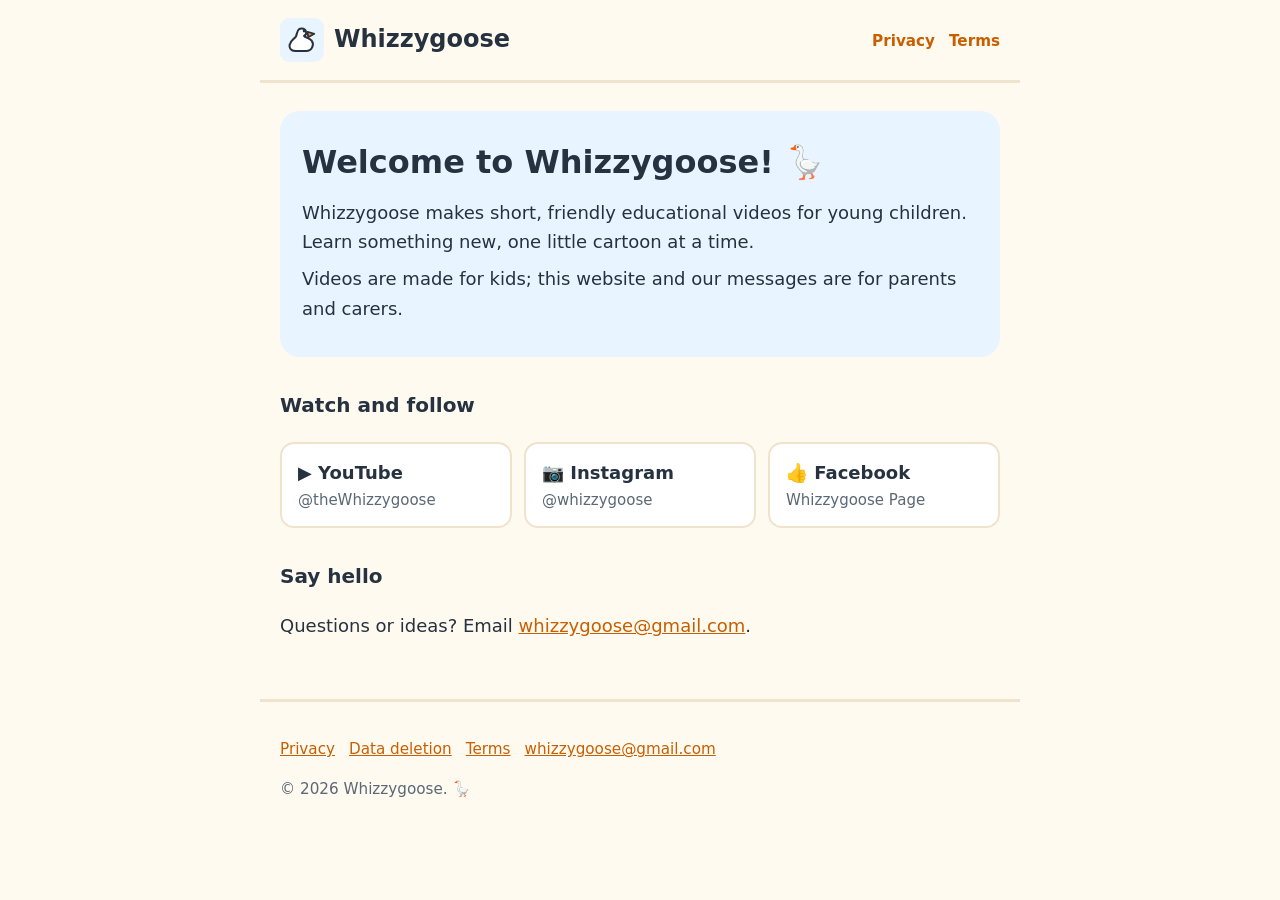
<file: index.html>
<!doctype html>
<html lang="en">
<head>
<meta charset="utf-8">
<meta name="viewport" content="width=device-width,initial-scale=1">
<title>Whizzygoose – fun learning videos for kids</title>
<meta name="description" content="Whizzygoose makes short, friendly educational cartoons for young children on YouTube, Instagram and Facebook.">
<link rel="icon" href="/favicon.svg" type="image/svg+xml">
<link rel="stylesheet" href="/style.css">
</head>
<body>
<header>
<a class="brand" href="/"><img src="/favicon.svg" width="44" height="44" alt=""><span>Whizzygoose</span></a>
<nav aria-label="Main"><a href="/privacy/">Privacy</a><a href="/terms/">Terms</a></nav>
</header>
<main>
<section class="hero">
<h1>Welcome to Whizzygoose! 🪿</h1>
<p>Whizzygoose makes short, friendly educational videos for young children. Learn something new, one little cartoon at a time.</p>
<p>Videos are made for kids; this website and our messages are for parents and carers.</p>
</section>
<h2>Watch and follow</h2>
<ul class="links">
<li><a href="https://www.youtube.com/@theWhizzygoose" rel="noopener">▶ YouTube<small>@theWhizzygoose</small></a></li>
<li><a href="https://www.instagram.com/whizzygoose" rel="noopener">📷 Instagram<small>@whizzygoose</small></a></li>
<li><a href="https://www.facebook.com/whizzygoose" rel="noopener">👍 Facebook<small>Whizzygoose Page</small></a></li>
</ul>
<h2>Say hello</h2>
<p>Questions or ideas? Email <a href="mailto:whizzygoose@gmail.com">whizzygoose@gmail.com</a>.</p>
</main>
<footer>
<p><a href="/privacy/">Privacy</a><a href="/data-deletion/">Data deletion</a><a href="/terms/">Terms</a><a href="mailto:whizzygoose@gmail.com">whizzygoose@gmail.com</a></p>
<p>&copy; 2026 Whizzygoose. 🪿</p>
</footer>
</body>
</html>
</file>
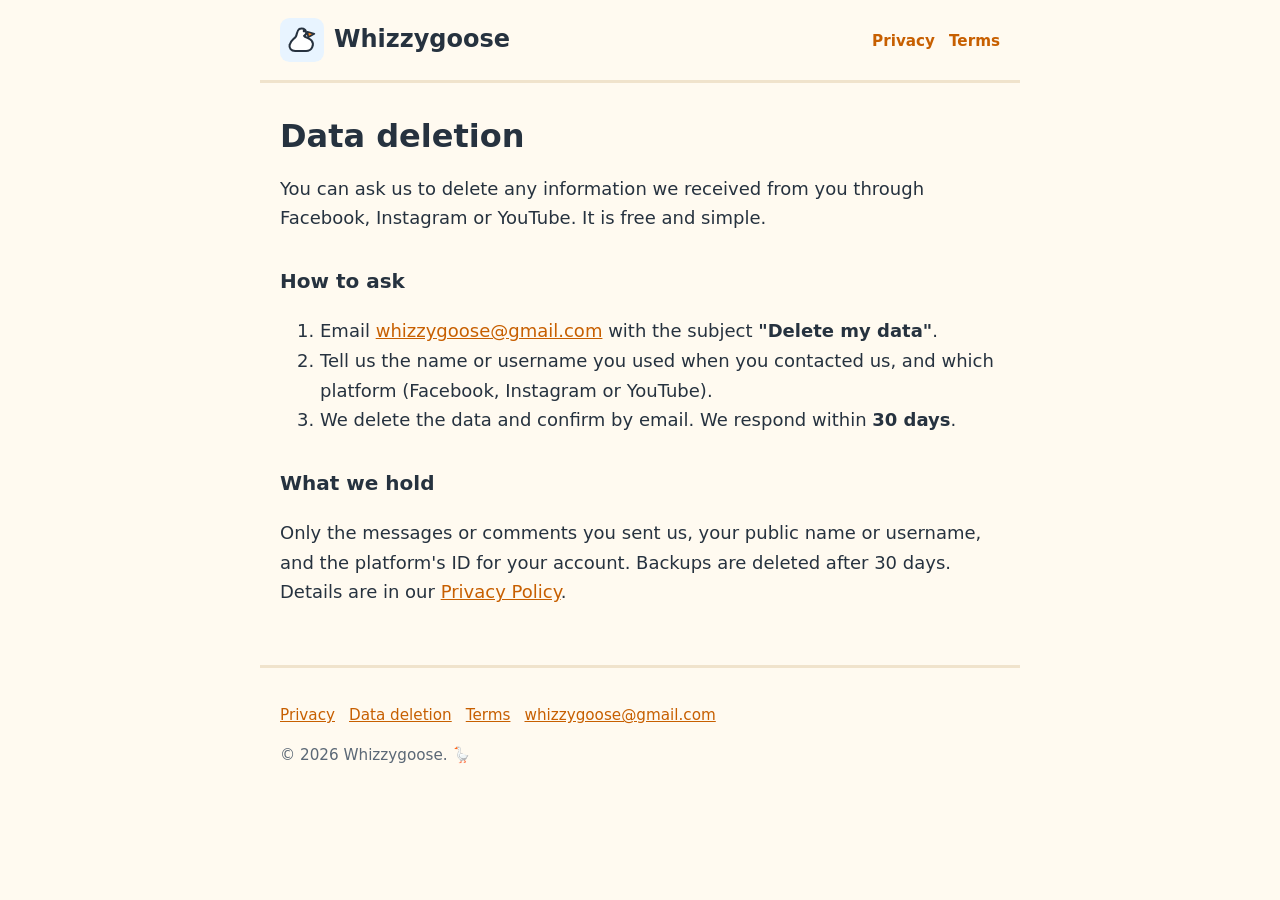
<file: data-deletion/index.html>
<!doctype html>
<html lang="en">
<head>
<meta charset="utf-8">
<meta name="viewport" content="width=device-width,initial-scale=1">
<title>Data Deletion – Whizzygoose</title>
<meta name="description" content="How to ask Whizzygoose to delete the data we received through Facebook, Instagram or YouTube.">
<link rel="icon" href="/favicon.svg" type="image/svg+xml">
<link rel="stylesheet" href="/style.css">
</head>
<body>
<header>
<a class="brand" href="/"><img src="/favicon.svg" width="44" height="44" alt=""><span>Whizzygoose</span></a>
<nav aria-label="Main"><a href="/privacy/">Privacy</a><a href="/terms/">Terms</a></nav>
</header>
<main>
<h1>Data deletion</h1>
<p>You can ask us to delete any information we received from you through Facebook, Instagram or YouTube. It is free and simple.</p>
<h2>How to ask</h2>
<ol>
<li>Email <a href="mailto:whizzygoose@gmail.com?subject=Delete%20my%20data">whizzygoose@gmail.com</a> with the subject <strong>"Delete my data"</strong>.</li>
<li>Tell us the name or username you used when you contacted us, and which platform (Facebook, Instagram or YouTube).</li>
<li>We delete the data and confirm by email. We respond within <strong>30 days</strong>.</li>
</ol>
<h2>What we hold</h2>
<p>Only the messages or comments you sent us, your public name or username, and the platform's ID for your account. Backups are deleted after 30 days. Details are in our <a href="/privacy/">Privacy Policy</a>.</p>
</main>
<footer>
<p><a href="/privacy/">Privacy</a><a href="/data-deletion/">Data deletion</a><a href="/terms/">Terms</a><a href="mailto:whizzygoose@gmail.com">whizzygoose@gmail.com</a></p>
<p>&copy; 2026 Whizzygoose. 🪿</p>
</footer>
</body>
</html>
</file>
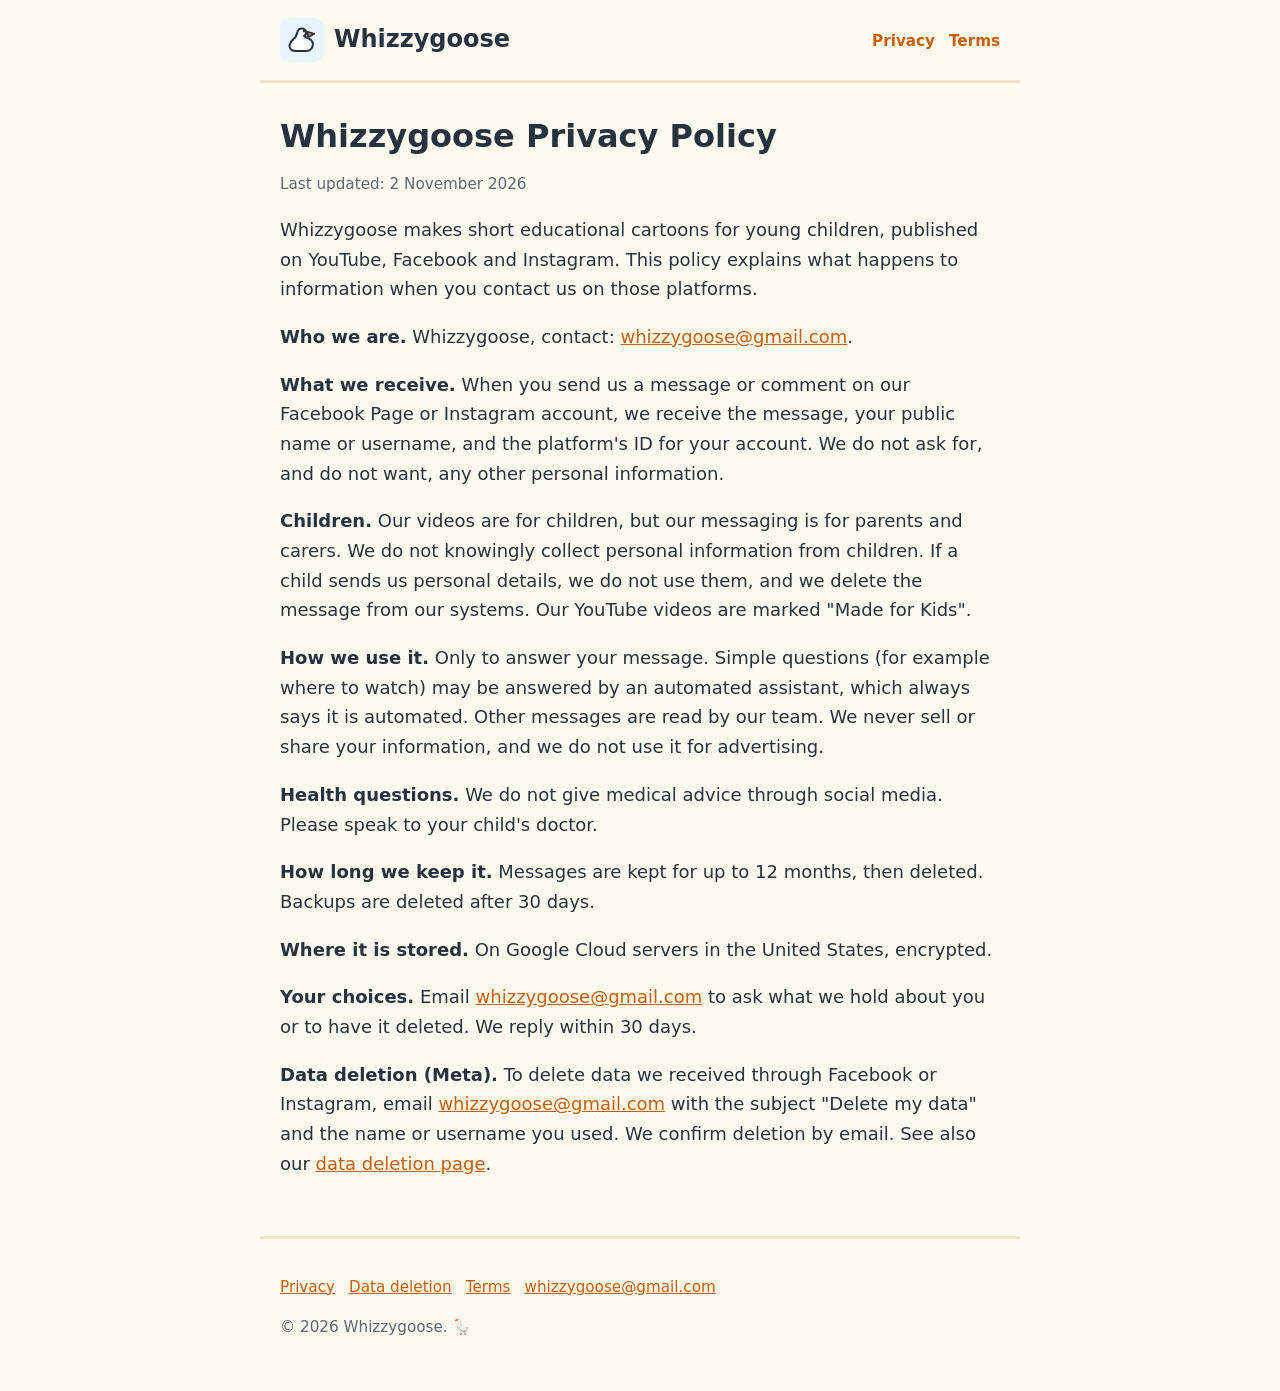
<file: privacy/index.html>
<!doctype html>
<html lang="en">
<head>
<meta charset="utf-8">
<meta name="viewport" content="width=device-width,initial-scale=1">
<title>Privacy Policy – Whizzygoose</title>
<meta name="description" content="How Whizzygoose handles information when you contact us on YouTube, Facebook and Instagram.">
<link rel="icon" href="/favicon.svg" type="image/svg+xml">
<link rel="stylesheet" href="/style.css">
</head>
<body>
<header>
<a class="brand" href="/"><img src="/favicon.svg" width="44" height="44" alt=""><span>Whizzygoose</span></a>
<nav aria-label="Main"><a href="/privacy/">Privacy</a><a href="/terms/">Terms</a></nav>
</header>
<main>
<h1>Whizzygoose Privacy Policy</h1>
<p class="updated">Last updated: 2 November 2026</p>
<p>Whizzygoose makes short educational cartoons for young children, published on YouTube, Facebook and Instagram. This policy explains what happens to information when you contact us on those platforms.</p>
<p><strong>Who we are.</strong> Whizzygoose, contact: <a href="mailto:whizzygoose@gmail.com">whizzygoose@gmail.com</a>.</p>
<p><strong>What we receive.</strong> When you send us a message or comment on our Facebook Page or Instagram account, we receive the message, your public name or username, and the platform's ID for your account. We do not ask for, and do not want, any other personal information.</p>
<p><strong>Children.</strong> Our videos are for children, but our messaging is for parents and carers. We do not knowingly collect personal information from children. If a child sends us personal details, we do not use them, and we delete the message from our systems. Our YouTube videos are marked "Made for Kids".</p>
<p><strong>How we use it.</strong> Only to answer your message. Simple questions (for example where to watch) may be answered by an automated assistant, which always says it is automated. Other messages are read by our team. We never sell or share your information, and we do not use it for advertising.</p>
<p><strong>Health questions.</strong> We do not give medical advice through social media. Please speak to your child's doctor.</p>
<p><strong>How long we keep it.</strong> Messages are kept for up to 12 months, then deleted. Backups are deleted after 30 days.</p>
<p><strong>Where it is stored.</strong> On Google Cloud servers in the United States, encrypted.</p>
<p><strong>Your choices.</strong> Email <a href="mailto:whizzygoose@gmail.com">whizzygoose@gmail.com</a> to ask what we hold about you or to have it deleted. We reply within 30 days.</p>
<p><strong>Data deletion (Meta).</strong> To delete data we received through Facebook or Instagram, email <a href="mailto:whizzygoose@gmail.com">whizzygoose@gmail.com</a> with the subject "Delete my data" and the name or username you used. We confirm deletion by email. See also our <a href="/data-deletion/">data deletion page</a>.</p>
</main>
<footer>
<p><a href="/privacy/">Privacy</a><a href="/data-deletion/">Data deletion</a><a href="/terms/">Terms</a><a href="mailto:whizzygoose@gmail.com">whizzygoose@gmail.com</a></p>
<p>&copy; 2026 Whizzygoose. 🪿</p>
</footer>
</body>
</html>
</file>
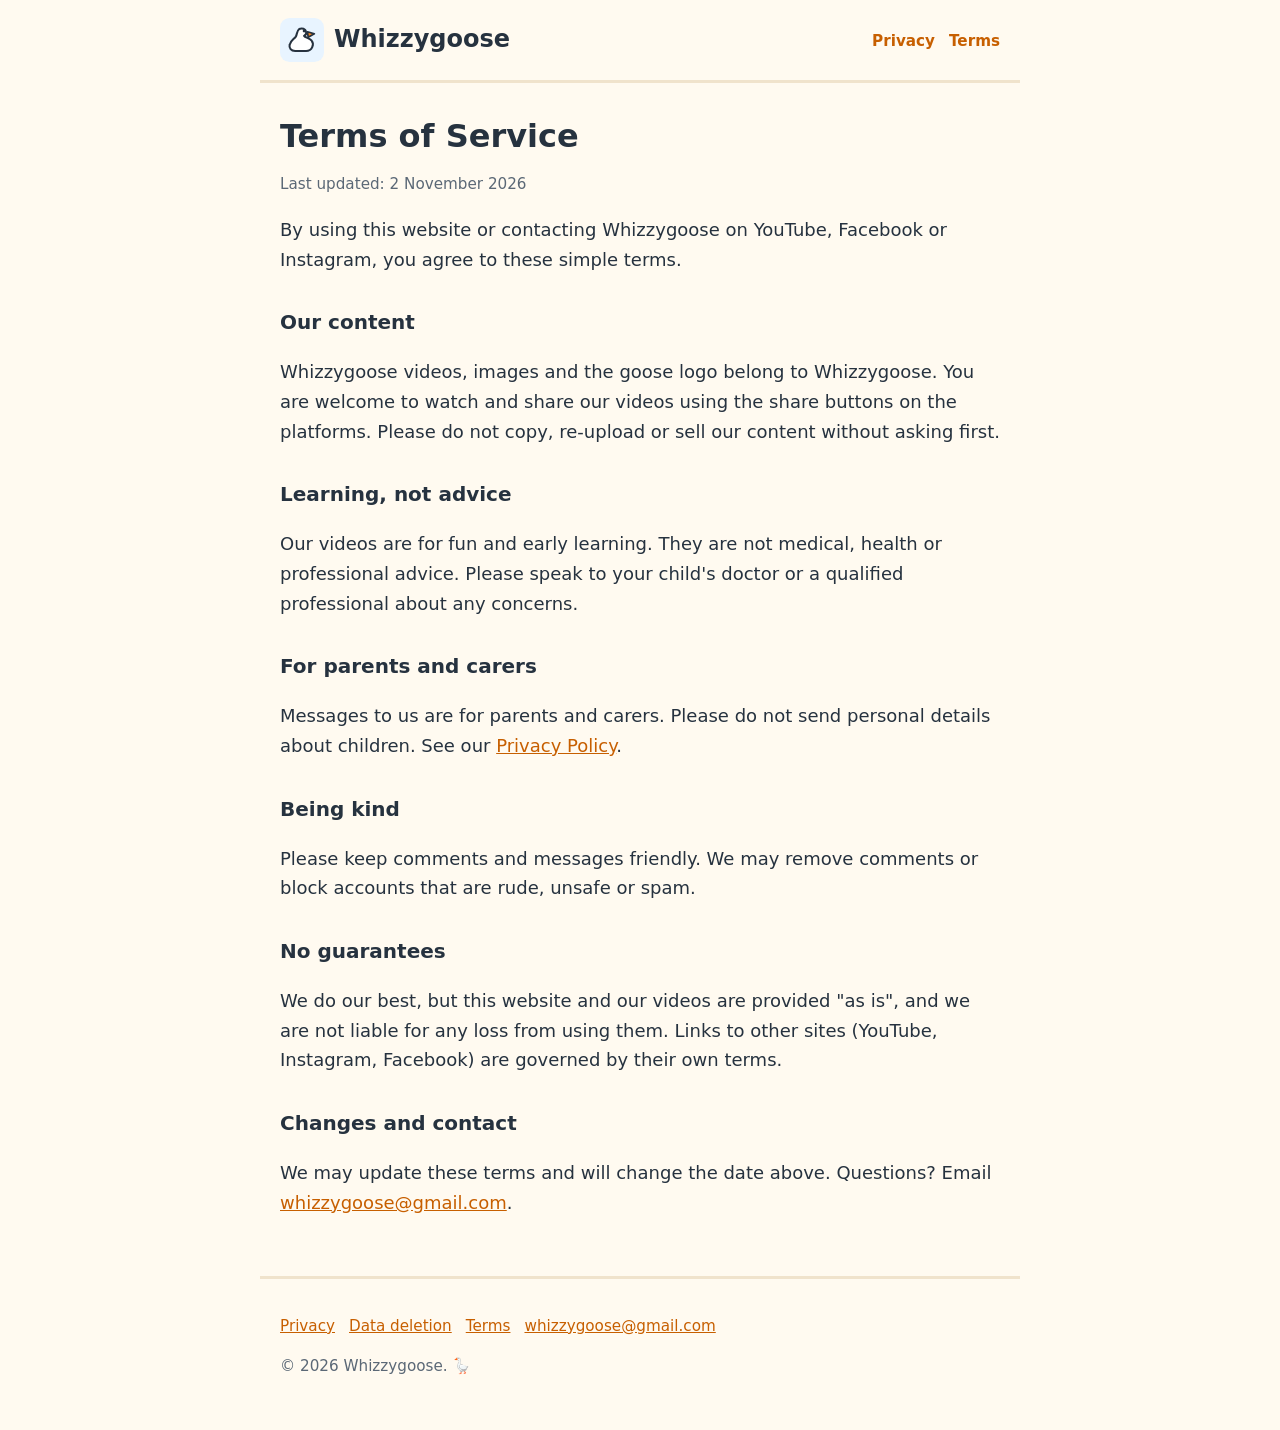
<file: terms/index.html>
<!doctype html>
<html lang="en">
<head>
<meta charset="utf-8">
<meta name="viewport" content="width=device-width,initial-scale=1">
<title>Terms of Service – Whizzygoose</title>
<meta name="description" content="Plain-language terms for using the Whizzygoose website and contacting us on social media.">
<link rel="icon" href="/favicon.svg" type="image/svg+xml">
<link rel="stylesheet" href="/style.css">
</head>
<body>
<header>
<a class="brand" href="/"><img src="/favicon.svg" width="44" height="44" alt=""><span>Whizzygoose</span></a>
<nav aria-label="Main"><a href="/privacy/">Privacy</a><a href="/terms/">Terms</a></nav>
</header>
<main>
<h1>Terms of Service</h1>
<p class="updated">Last updated: 2 November 2026</p>
<p>By using this website or contacting Whizzygoose on YouTube, Facebook or Instagram, you agree to these simple terms.</p>
<h2>Our content</h2>
<p>Whizzygoose videos, images and the goose logo belong to Whizzygoose. You are welcome to watch and share our videos using the share buttons on the platforms. Please do not copy, re-upload or sell our content without asking first.</p>
<h2>Learning, not advice</h2>
<p>Our videos are for fun and early learning. They are not medical, health or professional advice. Please speak to your child's doctor or a qualified professional about any concerns.</p>
<h2>For parents and carers</h2>
<p>Messages to us are for parents and carers. Please do not send personal details about children. See our <a href="/privacy/">Privacy Policy</a>.</p>
<h2>Being kind</h2>
<p>Please keep comments and messages friendly. We may remove comments or block accounts that are rude, unsafe or spam.</p>
<h2>No guarantees</h2>
<p>We do our best, but this website and our videos are provided "as is", and we are not liable for any loss from using them. Links to other sites (YouTube, Instagram, Facebook) are governed by their own terms.</p>
<h2>Changes and contact</h2>
<p>We may update these terms and will change the date above. Questions? Email <a href="mailto:whizzygoose@gmail.com">whizzygoose@gmail.com</a>.</p>
</main>
<footer>
<p><a href="/privacy/">Privacy</a><a href="/data-deletion/">Data deletion</a><a href="/terms/">Terms</a><a href="mailto:whizzygoose@gmail.com">whizzygoose@gmail.com</a></p>
<p>&copy; 2026 Whizzygoose. 🪿</p>
</footer>
</body>
</html>
</file>
<file: style.css>
:root{--bg:#fffaf0;--ink:#26323f;--muted:#5b6876;--accent:#ff8a1f;--accent-d:#c75f00;--card:#fff;--line:#f0e3cc;--sky:#e8f4ff}
*{box-sizing:border-box}
html{-webkit-text-size-adjust:100%}
body{margin:0;font:18px/1.65 system-ui,-apple-system,"Segoe UI",Roboto,sans-serif;color:var(--ink);background:var(--bg)}
a{color:var(--accent-d)}
header,footer,main{max-width:760px;margin:0 auto;padding:0 20px}
header{flex-wrap:wrap;display:flex;align-items:center;justify-content:space-between;gap:12px;padding-top:18px;padding-bottom:18px;border-bottom:3px solid var(--line)}
.brand{display:flex;align-items:center;gap:10px;font-weight:800;font-size:1.5rem;color:var(--ink);text-decoration:none}
.brand svg{width:44px;height:44px}
nav a{margin-left:14px;font-size:.95rem;text-decoration:none;font-weight:600}
main{padding-top:28px;padding-bottom:40px}
h1{font-size:2rem;line-height:1.2;margin:.2em 0 .5em}
h2{font-size:1.25rem;margin:1.6em 0 .3em}
.hero{background:var(--sky);border-radius:20px;padding:26px 22px;margin-bottom:24px}
.hero p{margin:.4em 0}
.links{display:grid;gap:12px;grid-template-columns:repeat(auto-fit,minmax(200px,1fr));margin:20px 0;padding:0;list-style:none}
.links a{display:block;background:var(--card);border:2px solid var(--line);border-radius:14px;padding:14px 16px;font-weight:700;text-decoration:none;color:var(--ink)}
.links a:hover,.links a:focus{border-color:var(--accent)}
.links small{display:block;font-weight:400;color:var(--muted)}
.updated{color:var(--muted);font-size:.95rem}
footer{padding-top:20px;padding-bottom:36px;border-top:3px solid var(--line);color:var(--muted);font-size:.95rem}
footer a{margin-right:14px;display:inline-block}
@media(max-width:480px){body{font-size:17px}h1{font-size:1.65rem}nav a{margin-left:10px}.brand{font-size:1.25rem}}
</file>
